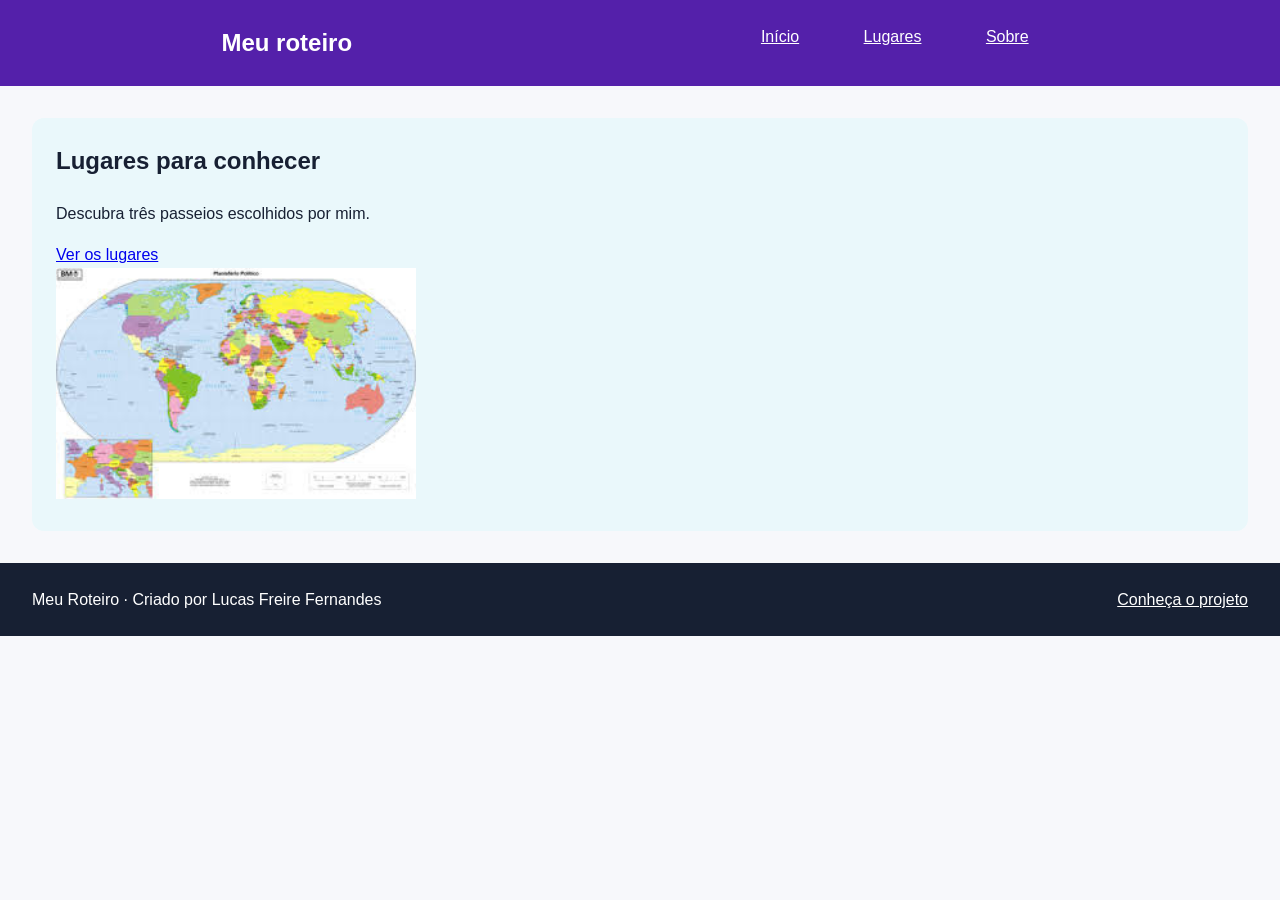
<file: aula 7 quarta/index.html>
<!doctype html>
<html lang="pt-BR">
<head>
  <meta charset="utf-8">
  <meta name="viewport" content="width=device-width, initial-scale=1">
  <title>Início | Meu Roteiro</title>
  <link rel="stylesheet" href="css/estilo.css">
</head>
<body>
  <header class="cabecalho">
   <p class="marca">Meu roteiro</p>
   <nav class="menu" arial-label="Navegação Principal">
        <a href="index.html">Início</a>
        <a href="lugares.html">Lugares</a>
        <a href="sobre.html">Sobre</a>

   </nav>

  </header>

<main class="conteudo">
   
<section class="apresentacao">
  <div class="texto-apresentacao">
    <h1>Lugares para conhecer</h1>
    <p>Descubra três passeios escolhidos por mim.</p>
    <a href="lugares.html">Ver os lugares</a>
  </div>
  <img class="foto-apresentacao" src="imagens/mundi.jpg"
       alt="Vista do lugar escolhido para apresentar o roteiro">
</section>

  </main>
  <footer class="rodape">
  <p>Meu Roteiro · Criado por Lucas Freire Fernandes </p>
  <a href="sobre.html">Conheça o projeto</a>
</footer>
</body>
</html>
</file>
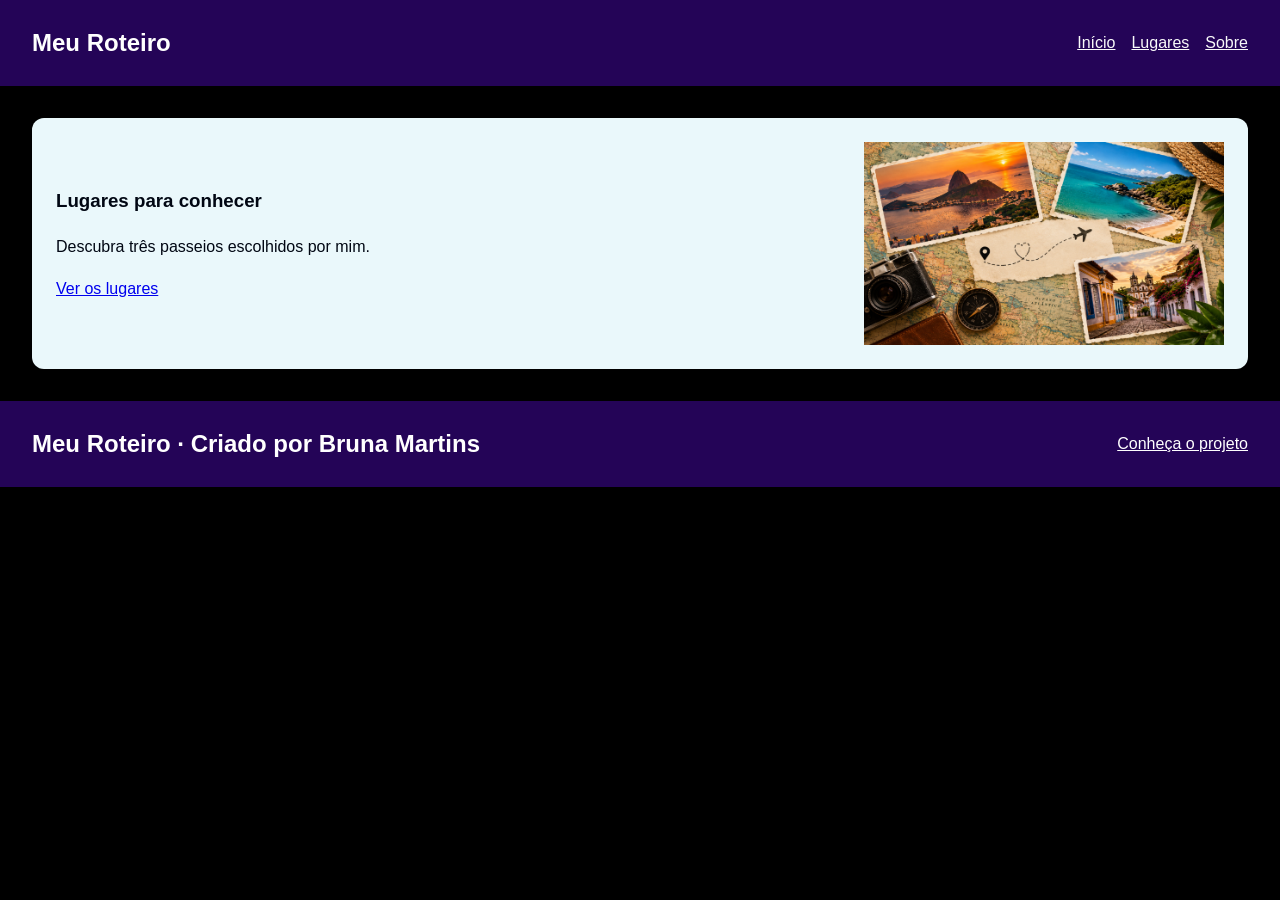
<file: aula 7 quarta/aula07-passeios/index.html>
<!doctype html>
<html lang="pt-BR">
<head>
  <meta charset="utf-8">
  <meta name="viewport" content="width=device-width, initial-scale=1">
  <title>Início | Meu Roteiro</title>
  <link rel="stylesheet" href="css/estilo.css">
</head>
<body>
  <header class="cabecalho">
  <h6 class="marca">Meu Roteiro</h6>
  <nav class="menu" aria-label="Navegação principal">
    <a href="index.html">Início</a>
    <a href="lugares.html">Lugares</a>
    <a href="sobre.html">Sobre</a>
  </nav>
</header>
  <main class="conteudo">
    <section class="apresentacao">
  <div class="texto-apresentacao">
    <h3>Lugares para conhecer</h3>
    <p>Descubra três passeios escolhidos por mim.</p>
    <a href="lugares.html">Ver os lugares</a>
  </div>
  <img class="foto-apresentacao" src="imagens/capa.jpg"
       alt="Vista do lugar escolhido para apresentar o roteiro">
</section>
  </main>
  <footer class="rodape">
  <h6>Meu Roteiro · Criado por Bruna Martins</h6>
  <a href="sobre.html">Conheça o projeto</a>
</footer>
</body>
</html>
</file>
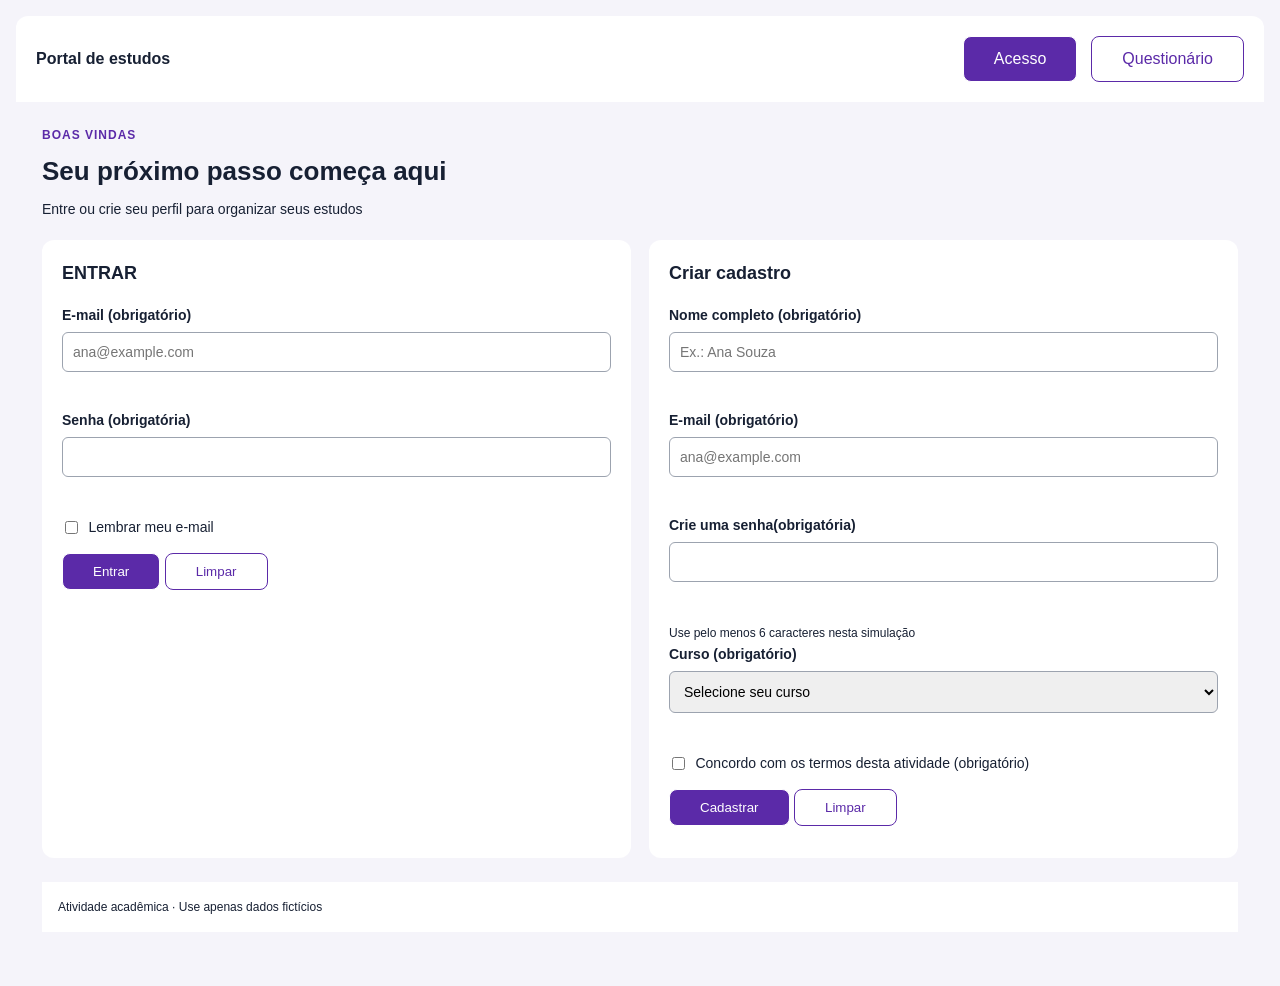
<file: aula9/acesso.html>
<!DOCTYPE html>
<html lang="pt-br">
<head>
    <meta charset="UTF-8">
    <meta name="viewport" content="width=device-width, initial-scale=1.0">
    <title>Acesso | Portal de Estudos</title>
     <link rel="stylesheet" href="css/style.css">
</head>
<body class="pagina-acesso">
     <header>
  <p>Portal de estudos</p>
  <nav>
    <a href="acesso.html" class="botao-roxo">Acesso</a>
    <a href="questionario.html" class="botao-branco">Questionário</a>
  </nav>
</header>
 <main>
    <h1>BOAS VINDAS</h1>
    <h2>Seu próximo passo começa aqui</h2>
    <p>Entre ou crie  seu perfil para organizar seus estudos</p>

    <div class="formulario">
       <form class="cartoes" id="login">

        <h3>ENTRAR</h3>

        <label for="login-email">E-mail (obrigatório)</label>
        <input type="email"  id="login-email" name="email" placeholder="ana@example.com" required>
        <br>
        <label for="login-senha">Senha (obrigatória)</label>
        <input type="password" id="login-senha" name="senha" minlength="6" required>
        <br>
        <input type="checkbox" value="lembrar-email" name="lembrar-check" id="login-check">
        <label for="login-check">Lembrar meu e-mail</label>
        <br>
        <button type="submit" class="botao-roxo">Entrar</button>
        <button type="reset" class="botao-branco">Limpar</button>
        <br>
     
      <p id="login-resultado" role="status" aria-live="polite"></p> 
     </form>
    
       <form class="cartoes" id="cadastro">

         <h3>Criar cadastro</h3>
          <label for="cadastro-nome">Nome completo (obrigatório)</label>
          <input type="text" id="cadastro-nome" name="nome" placeholder="Ex.: Ana Souza" minlength="2" maxlength="60" required>
          <br>
          <label for="cadastro-email">E-mail (obrigatório)</label>
          <input type="email" id="cadastro-email" name="email" placeholder="ana@example.com" required>
          <br>
          <label for="cadastro-senha">Crie uma senha(obrigatória)</label>
          <input type="password" id="cadastro-senha" name="senha" minlength="6" required>
          <br>
          <small>Use pelo menos 6 caracteres nesta simulação</small>
          <br>
          <label for="cadastro-curso">Curso (obrigatório)</label>
          <select id="cadastro-curso" name="curso" required> 
            <option value="">Selecione seu curso</option>
            <option value="Análise e desenvolvimento de sistenas">Análise e desenvolvimento de sistemas</option>
            <option value="Ciência da computação">Ciência da computação</option>  
            <option value="Sistemas de informações">Sistemas de informações</option>        
        </select>

           <br>
          <input type="checkbox" value="aceito" name="termos" id="cadastro-termo" required>
          <label for="cadastro-termo">Concordo com os termos desta atividade (obrigatório)</label>
          <br>
           <button type="submit" class="botao-roxo">Cadastrar</button>
           <button type="reset" class="botao-branco">Limpar</button>

           <p id="cadastro-resultado" role="status" aria-live="polite"></p>
       </form>

    </div>
     
    <br>
     <small class="rodape">Atividade acadêmica · Use apenas dados fictícios</small>

  </main>

  <script src="interacao.js"></script>
  </body>
</html>
</file>
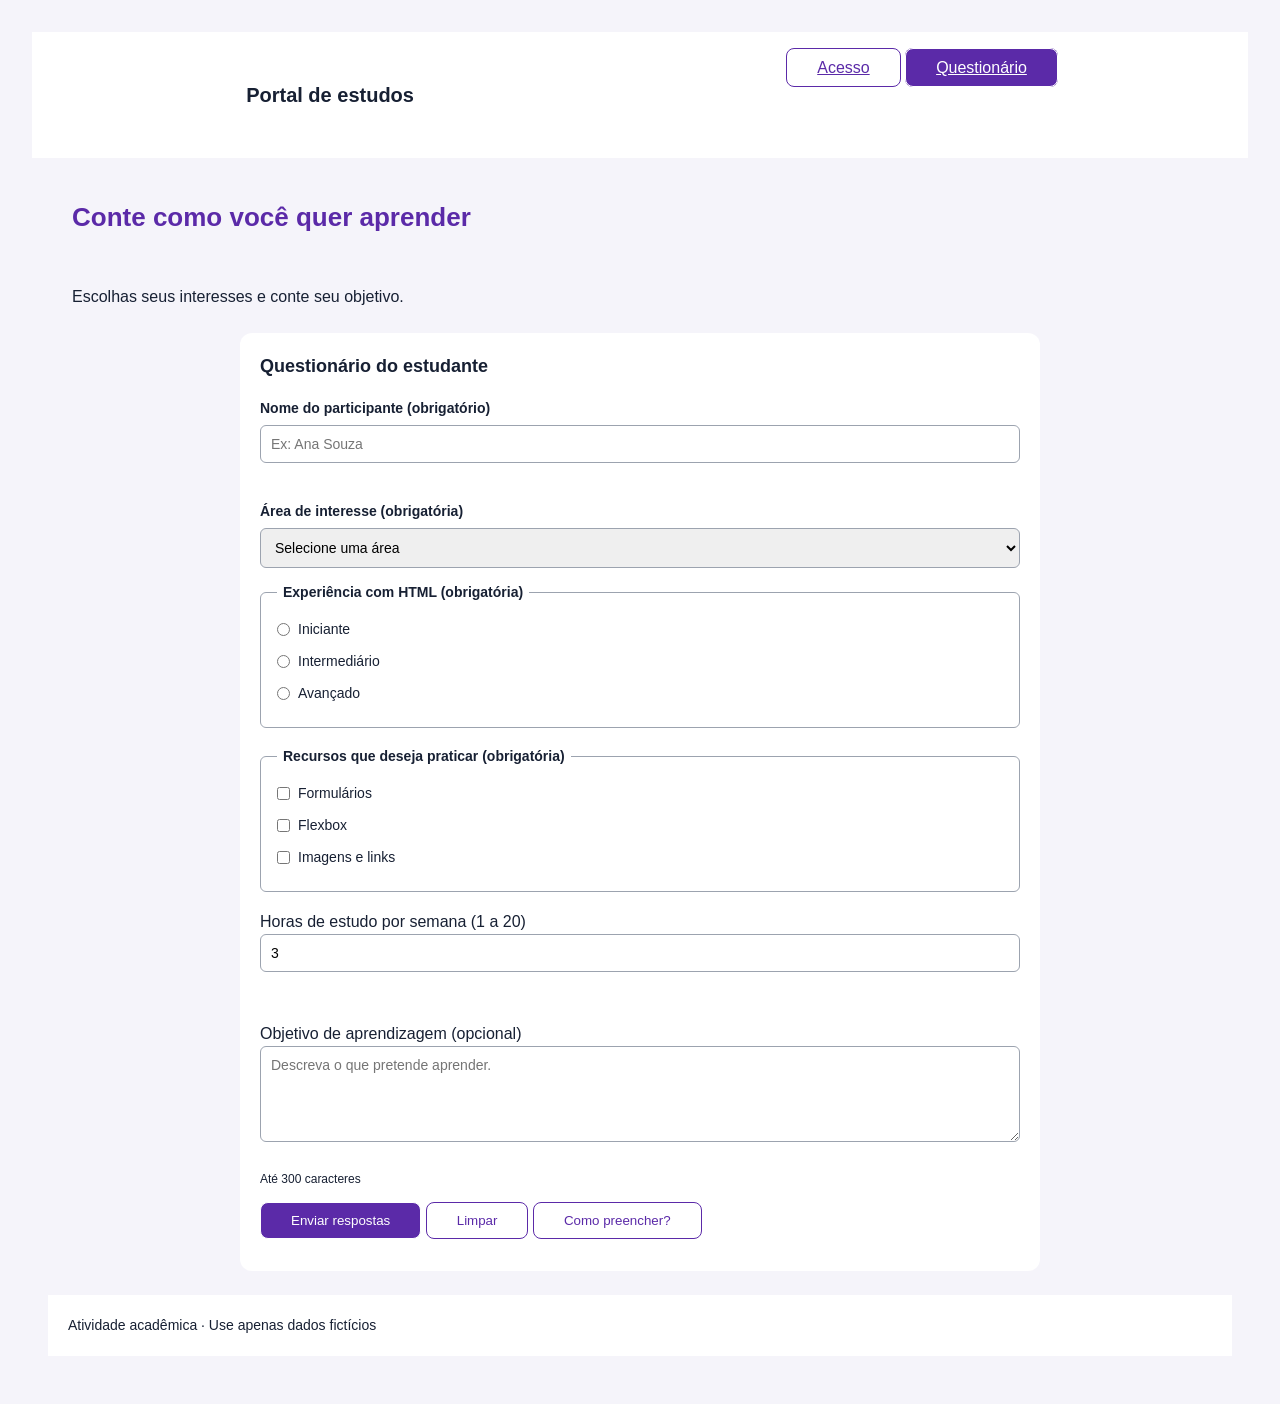
<file: aula9/questionario.html>
<!DOCTYPE html>
<html lang="pt-br">
<head>
    <meta charset="UTF-8">
    <meta name="viewport" content="width=device-width, initial-scale=1.0">
    <title>Questionário | Portal de Estudos</title>
     <link rel="stylesheet" href="css/style.css">
</head>
<body>
     <header>
  <p>Portal de estudos</p>
  <nav>
    <a href="acesso.html" class="botao-branco">Acesso</a>
    <a href="questionario.html" class="botao-roxo">Questionário</a>
  </nav>
</header>
 <main>
    <h1>Conte como você quer aprender</h1>
    <p>Escolhas seus interesses e conte seu objetivo.</p>

    <div class="formulario formulario-questionario">
        <form class="cartoes cartao-questionario" id="questionario">
             <h3>Questionário do estudante</h3>
          <label for="participante">Nome do participante (obrigatório)</label>
          <input type="text" id="participante" name="nome" placeholder="Ex: Ana Souza" minlength="2" maxlength="60" required>
          <br>
          <label for="area">Área de interesse (obrigatória)</label>
          <select id="area" name="area" required> 
            <option value="">Selecione uma área</option>
            <option value="Desenvolvimento web">Desenvolvimento web</option>
            <option value="Redes de computadores">Redes de computadores</option>  
            <option value="Banco de dados">Banco de dados</option>        
          </select>

        <fieldset>
          <legend>Experiência com HTML (obrigatória)</legend>
          <p>
            <input type="radio" id="experiencia-iniciante" name="experiencia" value="Iniciante" required>
            <label for="experiencia-iniciante">Iniciante</label>
            <br>
          </p>
          <p>
            <input type="radio" id="experiencia-intermediario" name="experiencia" value="Intermediario" required>
            <label for="experiencia-intermediario">Intermediário</label>
            <br>
          </p>
          <p>
            <input type="radio" id="experiencia-avancado" name="experiencia" value="Avancado" required>
            <label for="experiencia-avancado">Avançado</label>
            <br>
          </p>
        </fieldset>

        <fieldset>
          <legend>Recursos que deseja praticar (obrigatória)</legend>
          <p>
            <input type="checkbox" id="recurso-formularios" name="recursos" value="Formulários">
            <label for="recurso-formularios">Formulários</label>
            <br>
          </p>
          <p>
            <input type="checkbox" id="recurso-flexbox" name="recursos" value="Flexbox">
            <label for="recurso-flexbox">Flexbox</label>
            <br>
          </p>
          <p>
            <input type="checkbox" id="recurso-imagem" name="recursos" value="Imagens e links">
            <label for="recurso-imagem">Imagens e links</label>
            <br>
          </p>
        </fieldset>

        <p>
          <label for="horas">Horas de estudo por semana (1 a 20)</label>
          <input type="number" id="horas" name="horas" min="1" max="20" step="1" value="3" required>
          <br>
        </p>

        <p>
          <label for="objetivo">Objetivo de aprendizagem (opcional)</label>
          <textarea id="objetivo" name="objetivo" rows="4" maxlength="300" placeholder="Descreva o que pretende aprender."></textarea>
          <br>
          <small>Até 300 caracteres</small>
        </p>

        <button type="submit" class="botao-roxo">Enviar respostas</button>
        <button type="reset" class="botao-branco">Limpar</button>
        <button type="button" class="botao-branco" data-ajuda>Como preencher?</button>

        <p id="questionario-resultado" role="status" aria-live="polite"></p>
        </form>
    </div>

      <br>
     <small class="rodape">Atividade acadêmica · Use apenas dados fictícios</small>

  </main>

  <script src="interacao.js"></script>
  </body>
</html>
</file>
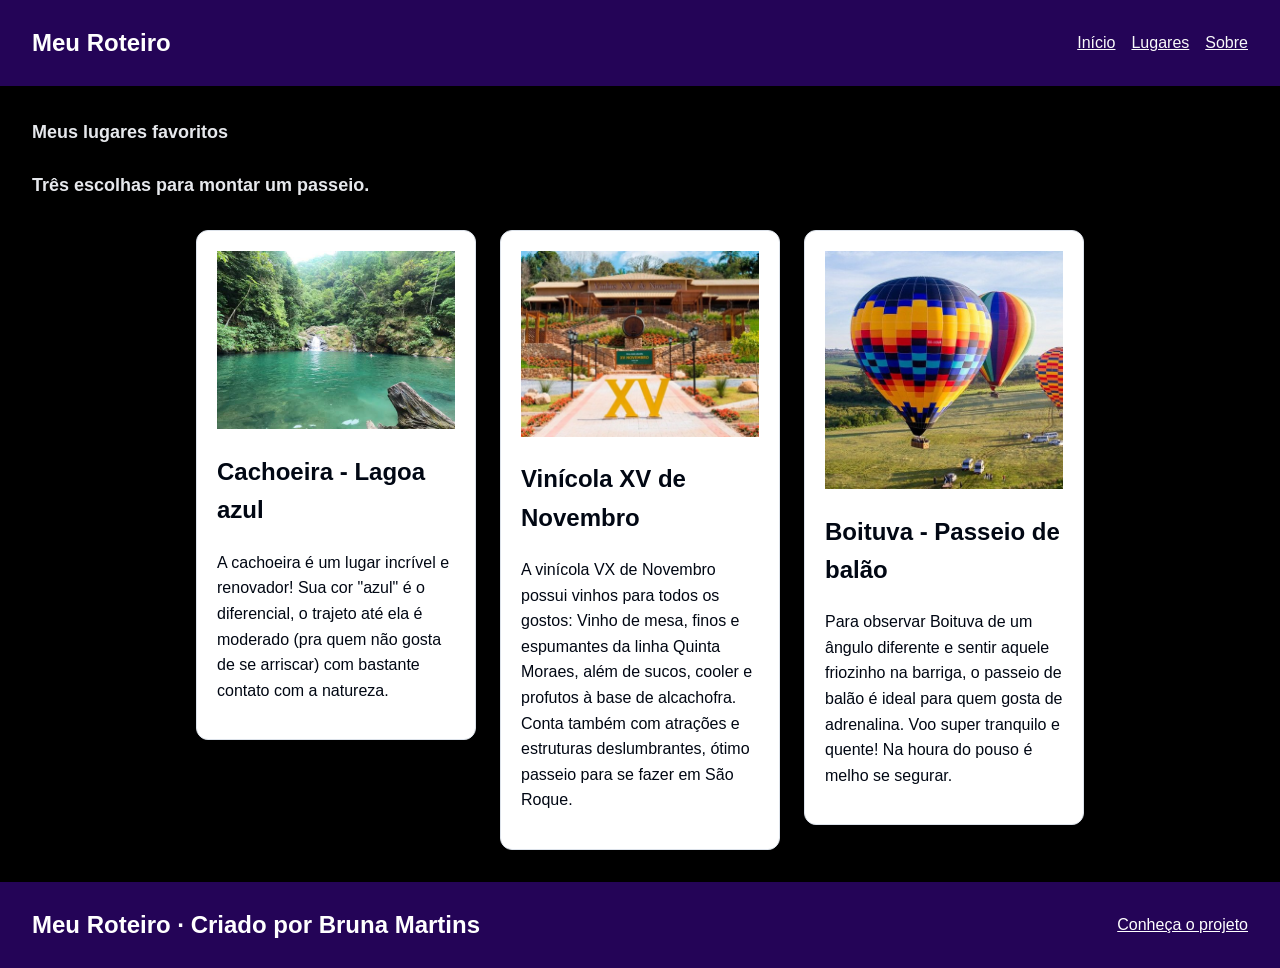
<file: aula 7 quarta/aula07-passeios/lugares.html>
<!doctype html>
<html lang="pt-BR">
<head>
  <meta charset="utf-8">
  <meta name="viewport" content="width=device-width, initial-scale=1">
  <title>Lugares | Meu Roteiro</title>
  <link rel="stylesheet" href="css/estilo.css">
</head>
<body>
  <header class="cabecalho">
  <h6 class="marca">Meu Roteiro</h6>
  <nav class="menu" aria-label="Navegação principal">
    <a href="index.html">Início</a>
    <a href="lugares.html">Lugares</a>
    <a href="sobre.html">Sobre</a>
  </nav>
</header>
  <main class="conteudo">
   <h4>Meus lugares favoritos</h4>
<h5>Três escolhas para montar um passeio.</h5>
<div class="lista-lugares">

 <article class="cartao">
  <img src="imagens/lugar1.jpg" alt="Descrição da sua primeira foto">
  <h2>Cachoeira - Lagoa azul</h2>
  <p>A cachoeira é um lugar incrível e renovador! Sua cor "azul" é o diferencial, o trajeto até ela é moderado (pra quem não gosta de se arriscar) com bastante contato com a natureza. </p>
</article>

<article class="cartao">
  <img src="imagens/lugar2.jpg" alt="Descrição da sua primeira foto">
  <h2>Vinícola XV de Novembro</h2>
  <p>A vinícola VX de Novembro possui vinhos para todos os gostos: Vinho de mesa, finos e espumantes da linha Quinta Moraes, além de sucos, cooler e profutos à base de alcachofra. Conta também com atrações e estruturas deslumbrantes, ótimo passeio para se fazer em São Roque.</p>
</article>

<article class="cartao">
  <img src="imagens/lugar3.jpg" alt="Descrição da sua primeira foto">
  <h2>Boituva - Passeio de balão</h2>
  <p>Para observar Boituva de um ângulo diferente e sentir aquele friozinho na barriga, o passeio de balão é ideal para quem gosta de adrenalina. Voo super tranquilo e quente! Na houra do pouso é melho se segurar.</p>
</article>

</div>
  </main>
  <footer class="rodape">
  <h6>Meu Roteiro · Criado por Bruna Martins</h6>
  <a href="sobre.html">Conheça o projeto</a>
</footer>
</body>
</html>
</file>
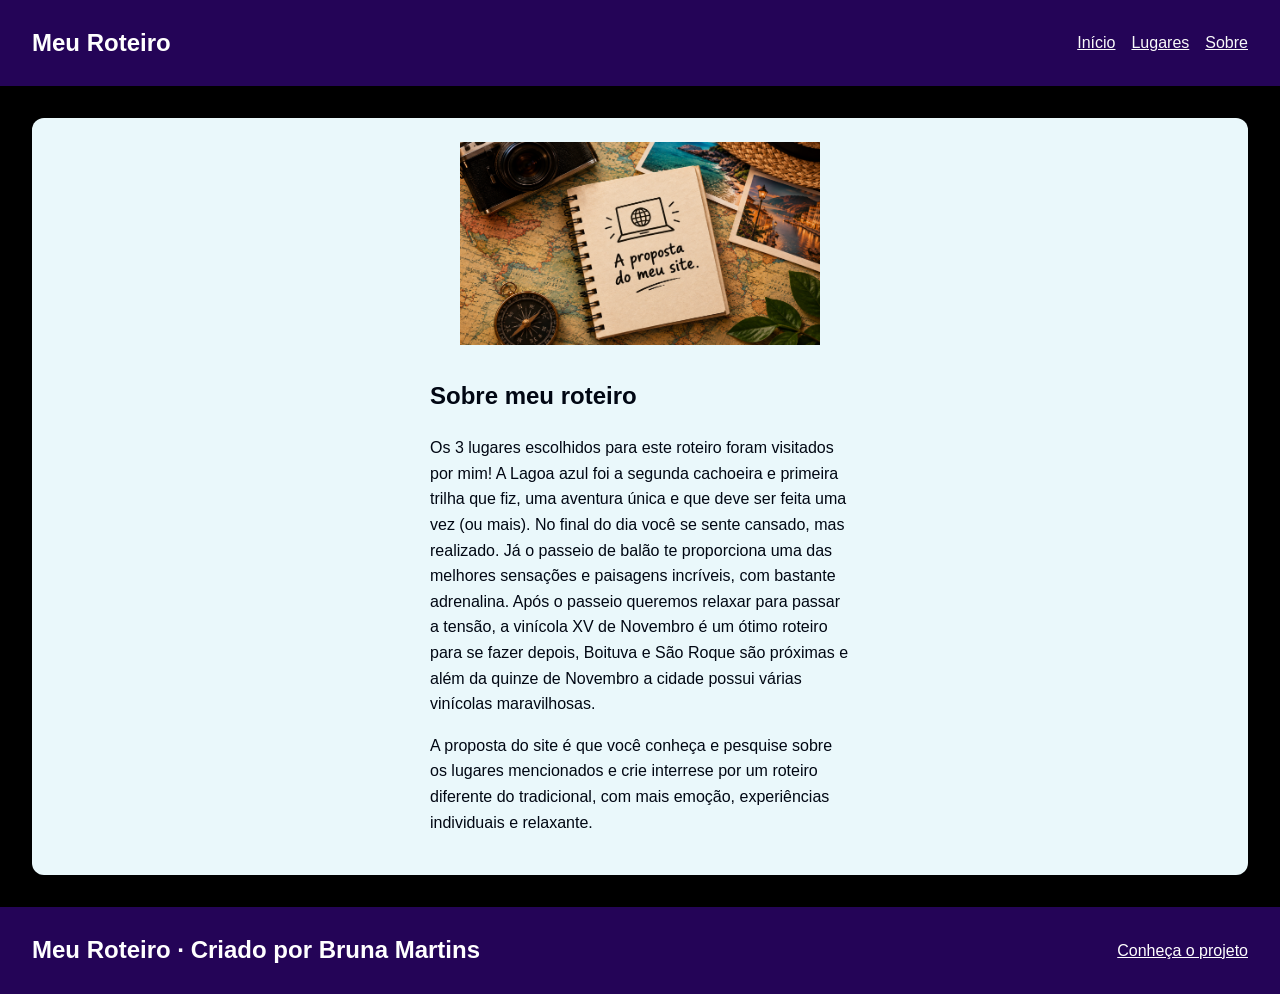
<file: aula 7 quarta/aula07-passeios/sobre.html>
<!doctype html>
<html lang="pt-BR">
<head>
  <meta charset="utf-8">
  <meta name="viewport" content="width=device-width, initial-scale=1">
  <title>Sobre | Meu Roteiro</title>
  <link rel="stylesheet" href="css/estilo.css">
</head>
<body>
  <header class="cabecalho">
  <h6 class="marca">Meu Roteiro</h6>
  <nav class="menu" aria-label="Navegação principal">
    <a href="index.html">Início</a>
    <a href="lugares.html">Lugares</a>
    <a href="sobre.html">Sobre</a>
  </nav>
</header>
  <main class="conteudo">
   <section class="sobre">
  <img class="foto-apresentacao" src="imagens/sobre.jpg"
       alt="Descrição da imagem que representa seu projeto">
  <div class="texto-apresentacao">
    <h1>Sobre meu roteiro</h1>
    <p>Os 3 lugares escolhidos para este roteiro foram visitados por mim! A Lagoa azul foi a segunda cachoeira e primeira trilha que fiz, uma aventura única e que deve ser feita uma vez (ou mais). No final do dia você se sente cansado, mas realizado. Já o passeio de balão te proporciona uma das melhores sensações e paisagens incríveis, com bastante adrenalina. Após o passeio queremos relaxar para passar a tensão, a vinícola XV de Novembro é um ótimo roteiro para se fazer depois, Boituva e São Roque são próximas e além da quinze de Novembro a cidade possui várias vinícolas maravilhosas.</p>
    <p>A proposta do site é que você conheça e pesquise sobre os lugares mencionados e crie interrese por um roteiro diferente do tradicional, com mais emoção, experiências individuais e relaxante.</p>
  </div>
</section>
  </main>
  <footer class="rodape">
  <h6>Meu Roteiro · Criado por Bruna Martins</h6>
  <a href="sobre.html">Conheça o projeto</a>
</footer>
</body>
</html>
</file>
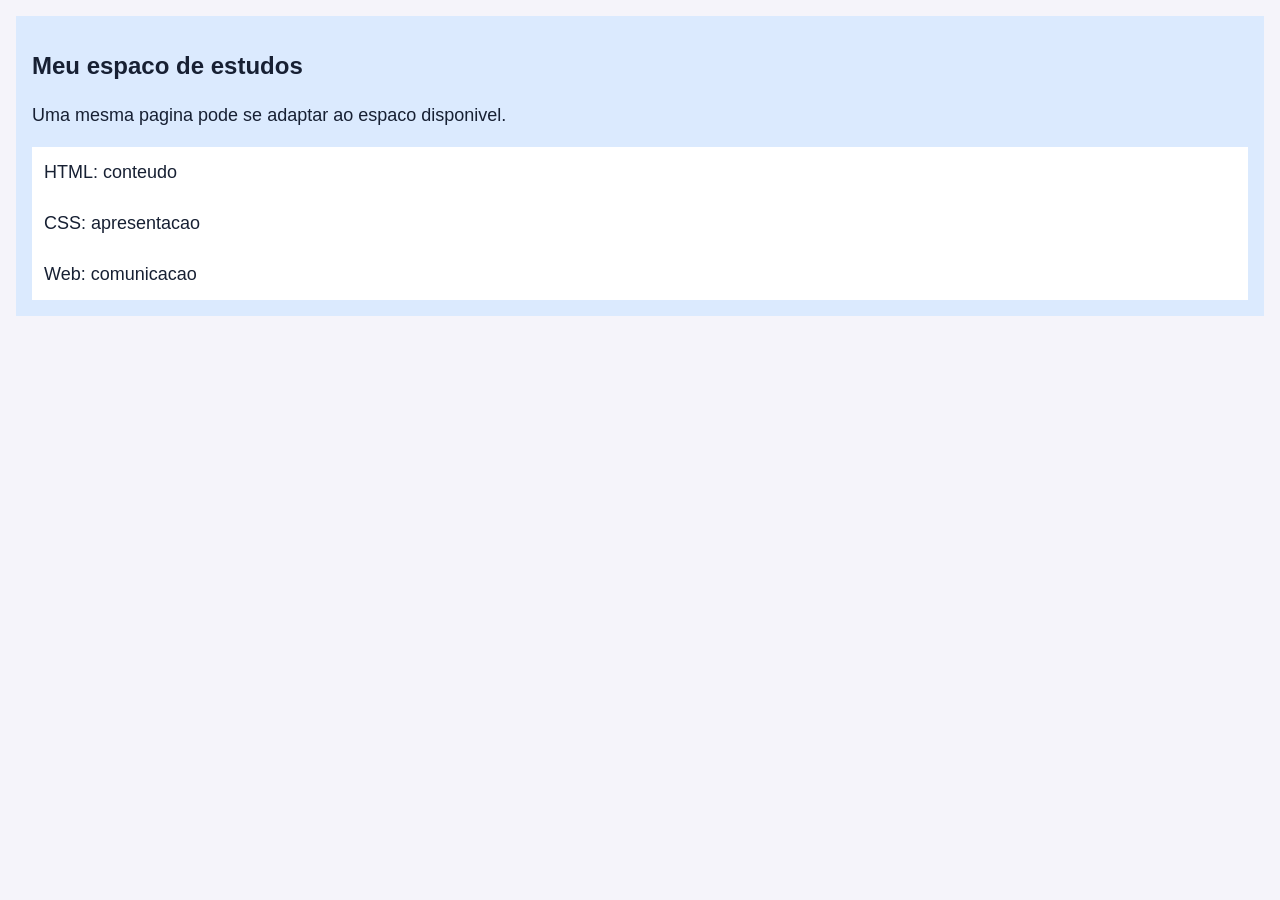
<file: AULA QUARTA/aula 10 quarta/la.html>
<!doctype html>
<html lang="pt-BR">
<head>
  <meta charset="utf-8">
  <meta name="viewport" content="width=device-width, initial-scale=1">
  <title>Meu cartao de estudos</title>
<link rel="stylesheet" href="css/style.css">
  
</head>
<body>
  <main>
    <h1 >Meu espaco de estudos</h1>
    <p>Uma mesma pagina pode se adaptar ao espaco disponivel.</p>
    <div class="materias">
      <p class="materia">HTML: conteudo</p>
      <p class="materia">CSS: apresentacao</p>
      <p class="materia">Web: comunicacao</p>
    </div>
  </main>
</body>
</html>
</file>
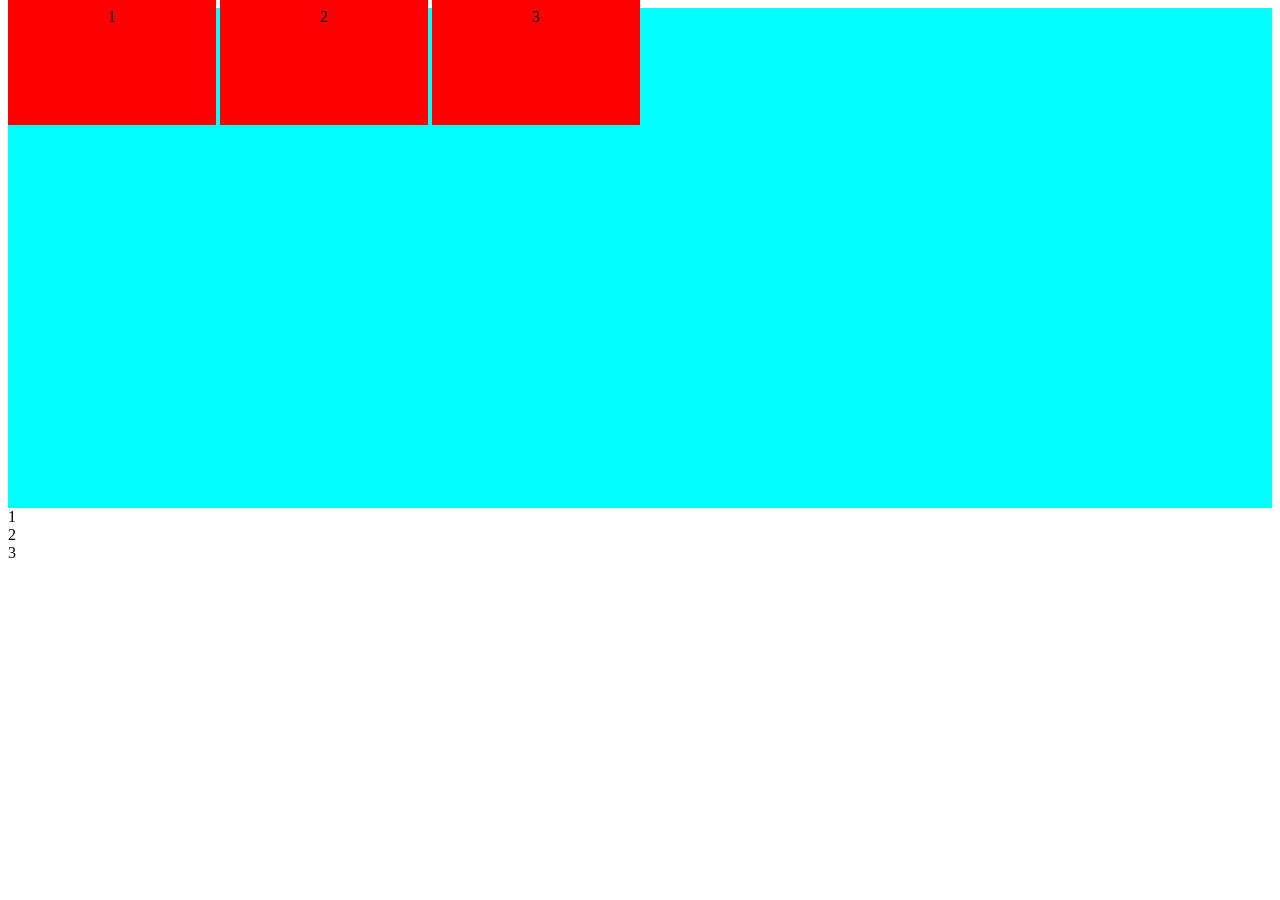
<file: AULA QUARTA/AULA 6/flexbox.html>
<!DOCTYPE html>
<html lang="en">
<head>
    <meta charset="UTF-8">
    <meta name="viewport" content="width=device-width, initial-scale=1.0">
    <link rel="stylesheet" href="css/style.css">

    <title>Document</title>
</head>
<body>
    <div id="flex-linha">
<div>1</div>
<div>2</div>
<div>3</div>
    </div>

    <div id="flex-coluna">
<div>1</div>
<div>2</div>
<div>3</div>
    </div>



</body>
</html>
</file>
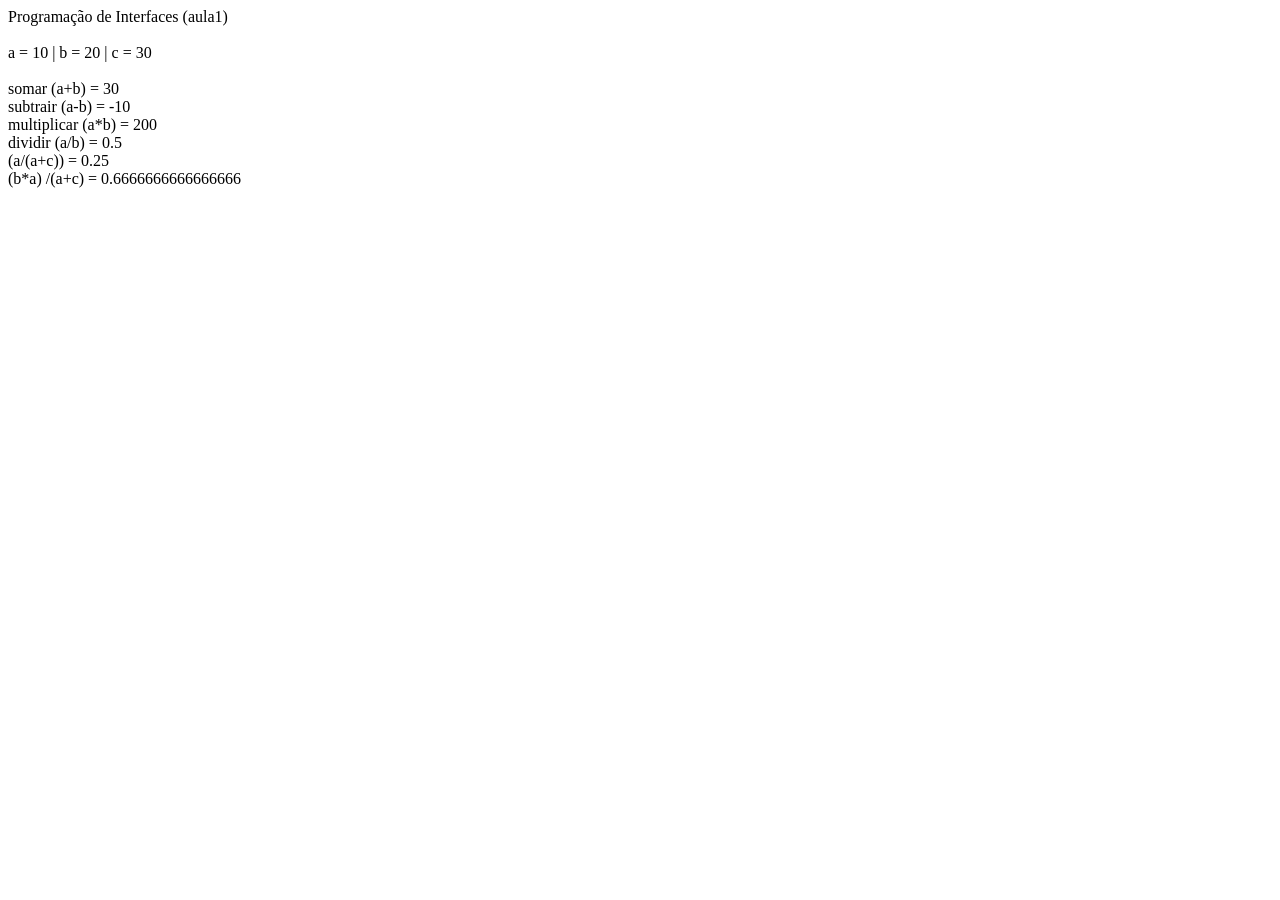
<file: AULAS - SEXTA/AULAS SEXTA/Aula 1 - sexta/teste.html>
<!--html:5 para não digitar o código -->
<!DOCTYPE html> <!-- informando o tipo: html para o navegador-->
 <!--abertura e fechamento de todos -->
<html lang="en"> <!-- linguagem em inglês-->
<head> <!-- cabeçario - informaçoes do arquivo HTML -->
    <meta charset="UTF-8"> <!--mapa universal dos caracteres-->
    <meta name="viewport" content="width=device-width, initial-scale=1.0"> <!--tamanho do dispostivo-->
    <title>Tópico 1</title>
    <!-- script do tipo java script-->

</head>
<body> <!-- corpo digitar os documentos, texto, imagens, cores, odernação e alinhamento-->
  <!-- div - uma abreviação de uma região - delimitando uma região-->
    <div>Programação de Interfaces (aula1)</div>
    <script type="text/javascript">
        //Define valores iniciais.
        var a = 10, b = 20, c = 30;
        //Realiza operações matemáticas básicas
        var somar = a + b;
        var subtrair = a - b;
        var mult = a * b;
        var dividir = a/b;
        //Exibe resultados na página.
        document.write("<br>a = " + a + " | b = " + b + " | c = " + c+ "<br>");
        document.write("<br>somar (a+b) = " + somar);
        document.write("<br>subtrair (a-b) = " + subtrair);
        document.write("<br>multiplicar (a*b) = " + mult);
        document.write("<br>dividir (a/b) = " + dividir);
        document.write("<br>(a/(a+c)) = " + a/(a+c));
        document.write("<br>(b*a) /(a+c) = " + (b*a)/(a*c));
    </script>
</body>
</html>
</file>
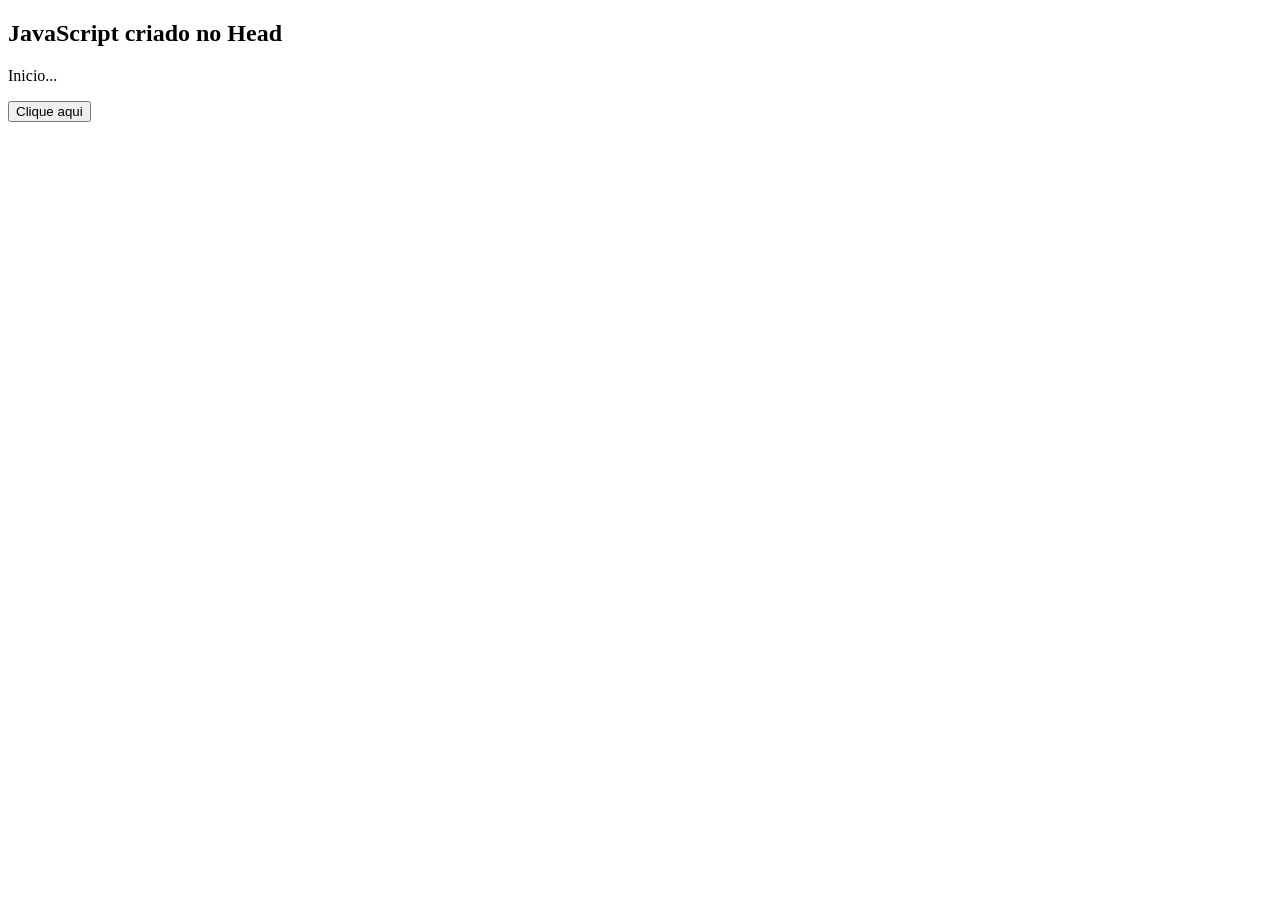
<file: AULAS - SEXTA/AULAS SEXTA/aula 2/EXTERNO/f.html>
<!DOCTYPE html>
<html lang="en">
<head>
    <meta charset="UTF-8">
    <meta name="viewport" content="width=device-width, initial-scale=1.0">
    <title>Tópico 2</title>
   
</head>
<body>
    <h2>JavaScript criado no Head</h2>
    <p id="demo">Inicio...</p>
    <button type="button" onclick="myFunction()">Clique aqui</button>
    <script src="js/e.js"></script>
</body>
</html>
</file>
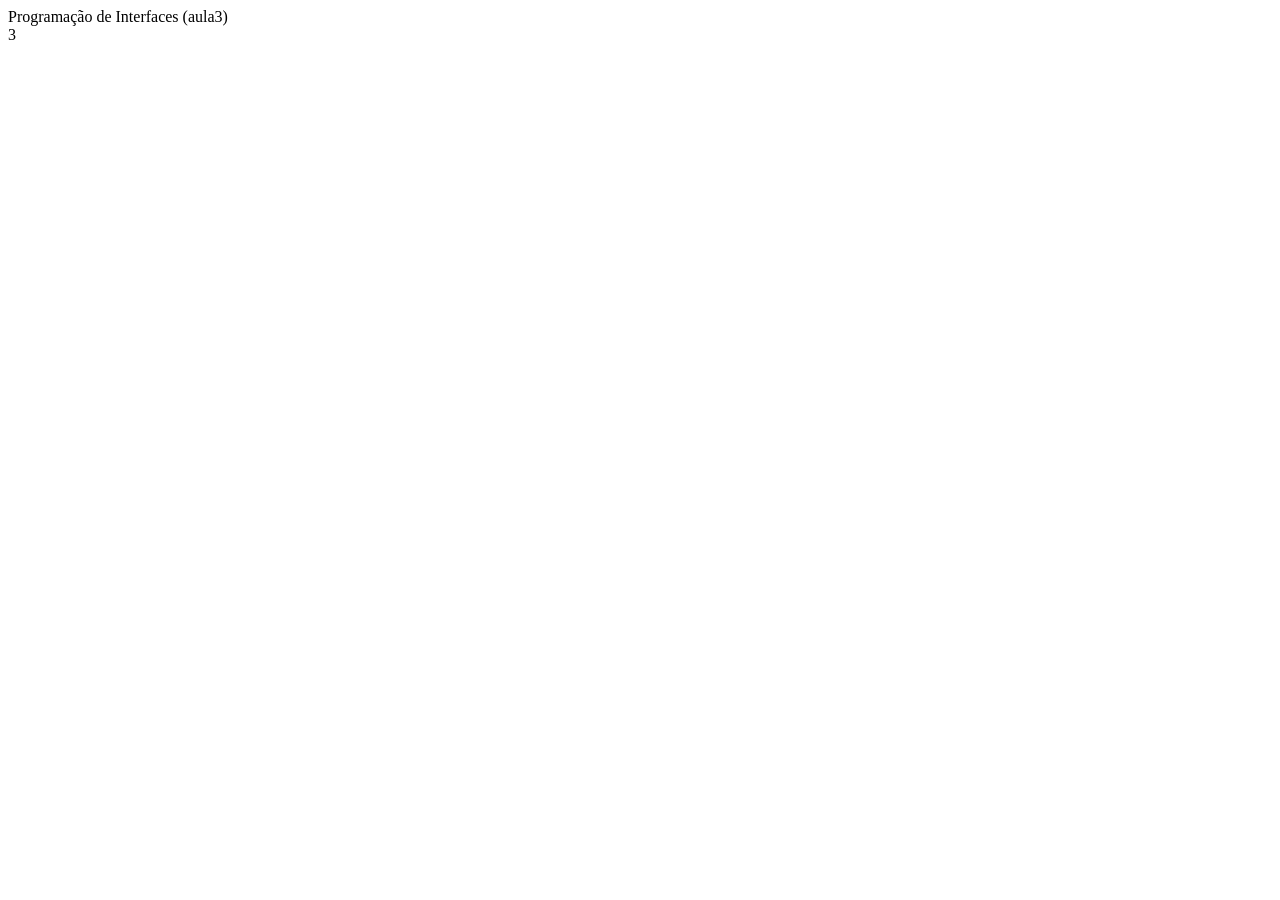
<file: AULAS - SEXTA/AULAS SEXTA/aula 2/VARIAVEL CARALHO/v.html>
<!DOCTYPE html>
<html lang="en">
<head>
    <meta charset="UTF-8">
    <meta name="viewport" content="width=device-width, initial-scale=1.0">
    <title>Topico de bode</title>
</head>
<body>
    <div> Programação de Interfaces (aula3)</div>
    <script type="text/javascript">
        //define os 2 valores
        var a = 1;
        var b = 2;
    //exibe a soma na pagina
    document.write(a +b);
    </script>
</body>
</html>
</file>
<file: aula 7 quarta/css/estilo.css>
body {
box-sizing: border-box; 
  margin: 0;
  font-family: Arial, sans-serif;
  line-height: 1.6;
  color: #172033;
  background: #f7f8fb;
}
.conteudo { padding: 32px; }
h1, h2, p { margin-top: 0; }
img { max-width: 100%; height: auto; }

.cabecalho {
  padding: 24px 32px;
  background: #5420aa;
  color: white;
  display: flex;
  justify-content: space-around;
}
.marca { margin: 0; font-size: 24px; font-weight: bold; }
.menu a { color: white; 
          margin: 0 30px;
}

.rodape {
  display: flex;
  flex-direction: row;
  justify-content: space-between;
  align-items: center;
  flex-wrap: wrap;
  gap: 16px;
  padding: 24px 32px;
  background: #172033;
  color: white;
}
.rodape p { margin: 0; }
.rodape a { color: white; }

.apresentacao {
  padding: 24px;
  background: #eaf8fb;
  border-radius: 12px;
}
.texto-apresentacao { width: 420px; max-width: 100%; }
.foto-apresentacao { width: 360px; }
</file>
<file: aula 7 quarta/aula07-passeios/css/estilo.css>
* { box-sizing: border-box; }
body {
  margin: 0;
  font-family: Arial, sans-serif;
  line-height: 1.6;
  color: #e6e8ec;
  background: #000000;
}
.conteudo { padding: 32px; }
h1, h2, h3, p { margin-top: 0; 
color: #010713;
}
h4, h5 { margin-top: 0;  
font-family: Arial, sans-serif;
line-height: 1.6;
font-size: 18px;}
img { max-width: 100%; height: auto; }

.cabecalho {
  padding: 24px 32px;
  background: #240457;
  color: white;
  display: flex;
  flex-direction: row;
  justify-content: space-between;
  align-items: center;
  gap: 20px;
  flex-wrap: wrap;
}
.marca { margin: 0; font-size: 24px; font-weight: bold; }
.menu a { color: rgb(249, 250, 250); }
.menu {
  display: flex;
  flex-direction: row;
  align-items: center;
  flex-wrap: wrap;
  gap: 16px;
}

.rodape {
  display: flex;
  flex-direction: row;
  justify-content: space-between;
  align-items: center;
  flex-wrap: wrap;
  gap: 16px;
  padding: 24px 32px;
  background: #240457;
  color: white;;
  color: white;
}
.rodape h6 { margin: 0; font-size: 24px; font-weight: bold;  }
.rodape a { color: white; }

.apresentacao {
  padding: 24px;
  background: #eaf8fb;
  border-radius: 12px;
  display: flex;
  flex-direction: row;
  justify-content: space-between;
  align-items: center;
  flex-wrap: wrap;
  gap: 24px;
}
.texto-apresentacao { width: 420px; max-width: 100%; }
.foto-apresentacao { width: 360px; }

.cartao {
  width: 280px;
  max-width: 100%;
  padding: 20px;
  border: 1px solid #dce2ea;
  border-radius: 12px;
  background: white;
}
.cartao img { width: 100%; height: auto; }
.cartao h2 { margin-top: 16px; }

.lista-lugares {
  display: flex;
  flex-direction: row;
  flex-wrap: wrap;
  justify-content: center;
  align-items: flex-start;
  gap: 24px;
}
.cartao { flex-shrink: 0; }

.sobre {
  display: flex;
  flex-direction: column;
  align-items: center;
  justify-content: center;
  flex-wrap: wrap;
  gap: 32px;
  padding: 24px;
  background: #eaf8fb;
  border-radius: 12px;
}
</file>
<file: aula9/css/style.css>
body{
    margin: 0;
    padding: 32px;
    font-family: Arial, Helvetica, sans-serif;
    font-size: 16px;
    line-height: 1.5;
    color: #172033;
    background-color:  #F5F4FA;
}

.cartoes{
    background-color:  white;
    margin: 0 80px;
    padding: 24px;
    flex: 1 1 auto;
    width: 100%;
}

header{
    display: flex;
    justify-content: space-around;
    background-color: white;
    padding: 24px;
    gap: 16px;
}  
 

header p{
    font-size: 20px;
    font-weight: bold;
    
}

nav a{
    margin-top: 20px;
}

h1{
    font-size:26px;
    color:#5B2AA8;
    padding: 24px;
    gap: 16px; 
    margin: 0;
}

h2{
    font-size: 26px;
    color:#000000;
    padding: 24px;
    gap: 16px; 
    margin: 0;
}

p{
     padding: 24px;
    gap: 16px; 
    margin: 0;
}

h3{
    font-size: 22px;
}

.botao-roxo{
    border-radius: 8px;
    border: 1px solid #ffffff;
    background-color: #5B2AA8;
    color:white;
    padding: 10px 30px;
}

.botao-branco{
    border-radius: 8px;
    border: 1px solid #5B2AA8;
    background-color: #ffffff;
    color:#5B2AA8;
    padding: 10px 30px;
}

.formulario{
    display: flex;
    justify-content: center;
}


.rodape{
    display: flex;
    font-size: 14px;
    background-color: white;
    padding: 20px;
}   

main{
        padding: 16px;
}

.formulario-questionario {
    display: block;
    width: 100%;
}

.cartao-questionario {
    background-color: white;
    width: 100%;
    max-width: 800px;
    margin: 0 auto;
    padding: 20px;
    border-radius: 12px;
    box-sizing: border-box;
    flex: none;
}

.cartao-questionario h3 {
    font-size: 18px;
    margin: 0 0 18px;
    color: #172033;
}

.cartao-questionario p {
    padding: 0;
    margin: 0 0 12px;
}

.cartao-questionario > label {
    display: block;
    font-size: 14px;
    font-weight: bold;
    margin-bottom: 6px;
    color: #172033;
}

.cartao-questionario input[type="text"],
.cartao-questionario input[type="number"],
.cartao-questionario select {
    display: block;
    width: 100%;
    padding: 10px;
    margin-bottom: 14px;
    border: 1px solid #9CA3AF;
    border-radius: 6px;
    font-family: Arial, sans-serif;
    font-size: 14px;
    box-sizing: border-box;
}

.cartao-questionario textarea {
    display: block;
    width: 100%;
    height: 96px;
    padding: 10px;
    border: 1px solid #9CA3AF;
    border-radius: 6px;
    font-family: Arial, sans-serif;
    font-size: 14px;
    box-sizing: border-box;
    resize: vertical;
}

.cartao-questionario fieldset {
    width: 100%;
    padding: 14px 16px;
    margin: 0 0 18px;
    border: 1px solid #9CA3AF;
    border-radius: 6px;
    box-sizing: border-box;
}

.cartao-questionario legend {
    font-size: 14px;
    font-weight: bold;
    padding: 0 6px;
}

.cartao-questionario fieldset p {
    display: flex;
    align-items: center;
    gap: 8px;
    margin: 0 0 8px;
}

.cartao-questionario fieldset label {
    display: inline;
    font-size: 14px;
    font-weight: normal;
    margin: 0;
}

.cartao-questionario input[type="radio"],
.cartao-questionario input[type="checkbox"] {
    width: auto;
    margin: 0;
}

.cartao-questionario small {
    font-size: 12px;
    color: #172033;
}

body.pagina-acesso {
    margin: 0 auto;
    padding: 16px;
    max-width: 1280px;
    box-sizing: border-box;
    background-color: #F5F4FA;
}

.pagina-acesso header {
    display: flex;
    justify-content: space-between;
    align-items: center;
    background-color: white;
    padding: 20px;
    gap: 16px;
    border-radius: 12px 12px 0 0;
}

.pagina-acesso header p {
    margin: 0;
    padding: 0;
    font-size: 16px;
    font-weight: bold;
    color: #172033;
}

.pagina-acesso nav {
    display: flex;
    gap: 14px;
    align-items: center;
}

.pagina-acesso nav a {
    margin: 0;
    text-decoration: none;
}

.pagina-acesso main {
    padding: 24px 26px 38px;
    background-color: #F5F4FA;
}

.pagina-acesso h1 {
    font-size: 12px;
    color: #5B2AA8;
    letter-spacing: 1px;
    padding: 0;
    margin: 0 0 8px;
}

.pagina-acesso h2 {
    font-size: 26px;
    color: #172033;
    padding: 0;
    margin: 0 0 8px;
}

.pagina-acesso main > p {
    padding: 0;
    margin: 0 0 20px;
    font-size: 14px;
}

.pagina-acesso .formulario {
    display: grid;
    grid-template-columns: repeat(2, minmax(0, 1fr));
    gap: 18px;
    width: 100%;
    align-items: stretch;
}

.pagina-acesso .formulario > form.cartoes {
    background-color: white;
    width: 100%;
    min-width: 0;
    margin: 0;
    padding: 20px;
    flex: none;
    box-sizing: border-box;
    border-radius: 12px;
}

.pagina-acesso .cartoes h3 {
    font-size: 18px;
    color: #172033;
    margin: 0 0 18px;
}

.pagina-acesso .cartoes label {
    display: block;
    font-size: 14px;
    font-weight: bold;
    margin-bottom: 6px;
    color: #172033;
}

.pagina-acesso .cartoes input[type="text"],
.pagina-acesso .cartoes input[type="email"],
.pagina-acesso .cartoes input[type="password"],
.pagina-acesso .cartoes select {
    display: block;
    width: 100%;
    padding: 11px 10px;
    margin-bottom: 14px;
    border: 1px solid #9CA3AF;
    border-radius: 6px;
    font-family: Arial, sans-serif;
    font-size: 14px;
    box-sizing: border-box;
}

.pagina-acesso .cartoes input[type="checkbox"] {
    width: auto;
    margin: 0 6px 0 3px;
    vertical-align: middle;
}

.pagina-acesso #login-check + label,
.pagina-acesso #cadastro-termo + label {
    display: inline;
    font-weight: normal;
    font-size: 14px;
    margin: 0;
}

.pagina-acesso .cartoes button {
    margin-top: 14px;
    cursor: pointer;
}

.pagina-acesso .cartoes small {
    font-size: 12px;
    color: #172033;
}

.pagina-acesso .cartoes p[id$="-resultado"] {
    padding: 0;
    margin-top: 12px;
    white-space: pre-line;
    font-size: 13px;
}

.pagina-acesso .rodape {
    display: block;
    background-color: white;
    padding: 16px;
    font-size: 12px;
}

@media (max-width: 650px) {
    .pagina-acesso .formulario {
        grid-template-columns: 1fr;
    }

    .pagina-acesso header {
        flex-wrap: wrap;
    }

    .pagina-acesso main {
        padding: 20px 14px;
    }
}
</file>
<file: AULA QUARTA/aula 10 quarta/css/style.css>
* { box-sizing: border-box; }
body {
  margin: 0;
  padding: 16px;
  font-family: Arial, sans-serif;
  font-size: 18px;
  line-height: 1.5;
  color: #172033;
  background-color: #f5f4fa;
}
main {
  width: 100%;
  padding: 16px;
  background-color: #dbeafe;
}
h1{ font-size: 24px; }


.materia {
  margin: 0;
  padding: 12px;
  background-color: #ffffff;
}

@media(max-width:1200px){
    main{background-color: #c7b833; } 


@media(max-width:650px){
    main{background-color: #305222; } 
    body{ padding: 50px;
  font-family: 'Times New Roman', Times, serif;
  font-size: 20px;
  line-height: 1.5;
  color: #ab1cb8;}
}

}

.cartao {
    background-color: #ede9fe;
    padding: 32px;
  }
  .titulo { font-size: 36px; }
}
</file>
<file: AULA QUARTA/AULA 6/css/style.css>
#flex-linha { min-width: 500px; min-height: 500px;

background-color:aqua;

}

#flex-linha > div{min-width: 500px; min-height: 500px;
display: inline;
background-color:red;

padding: 100px;

}
</file>
